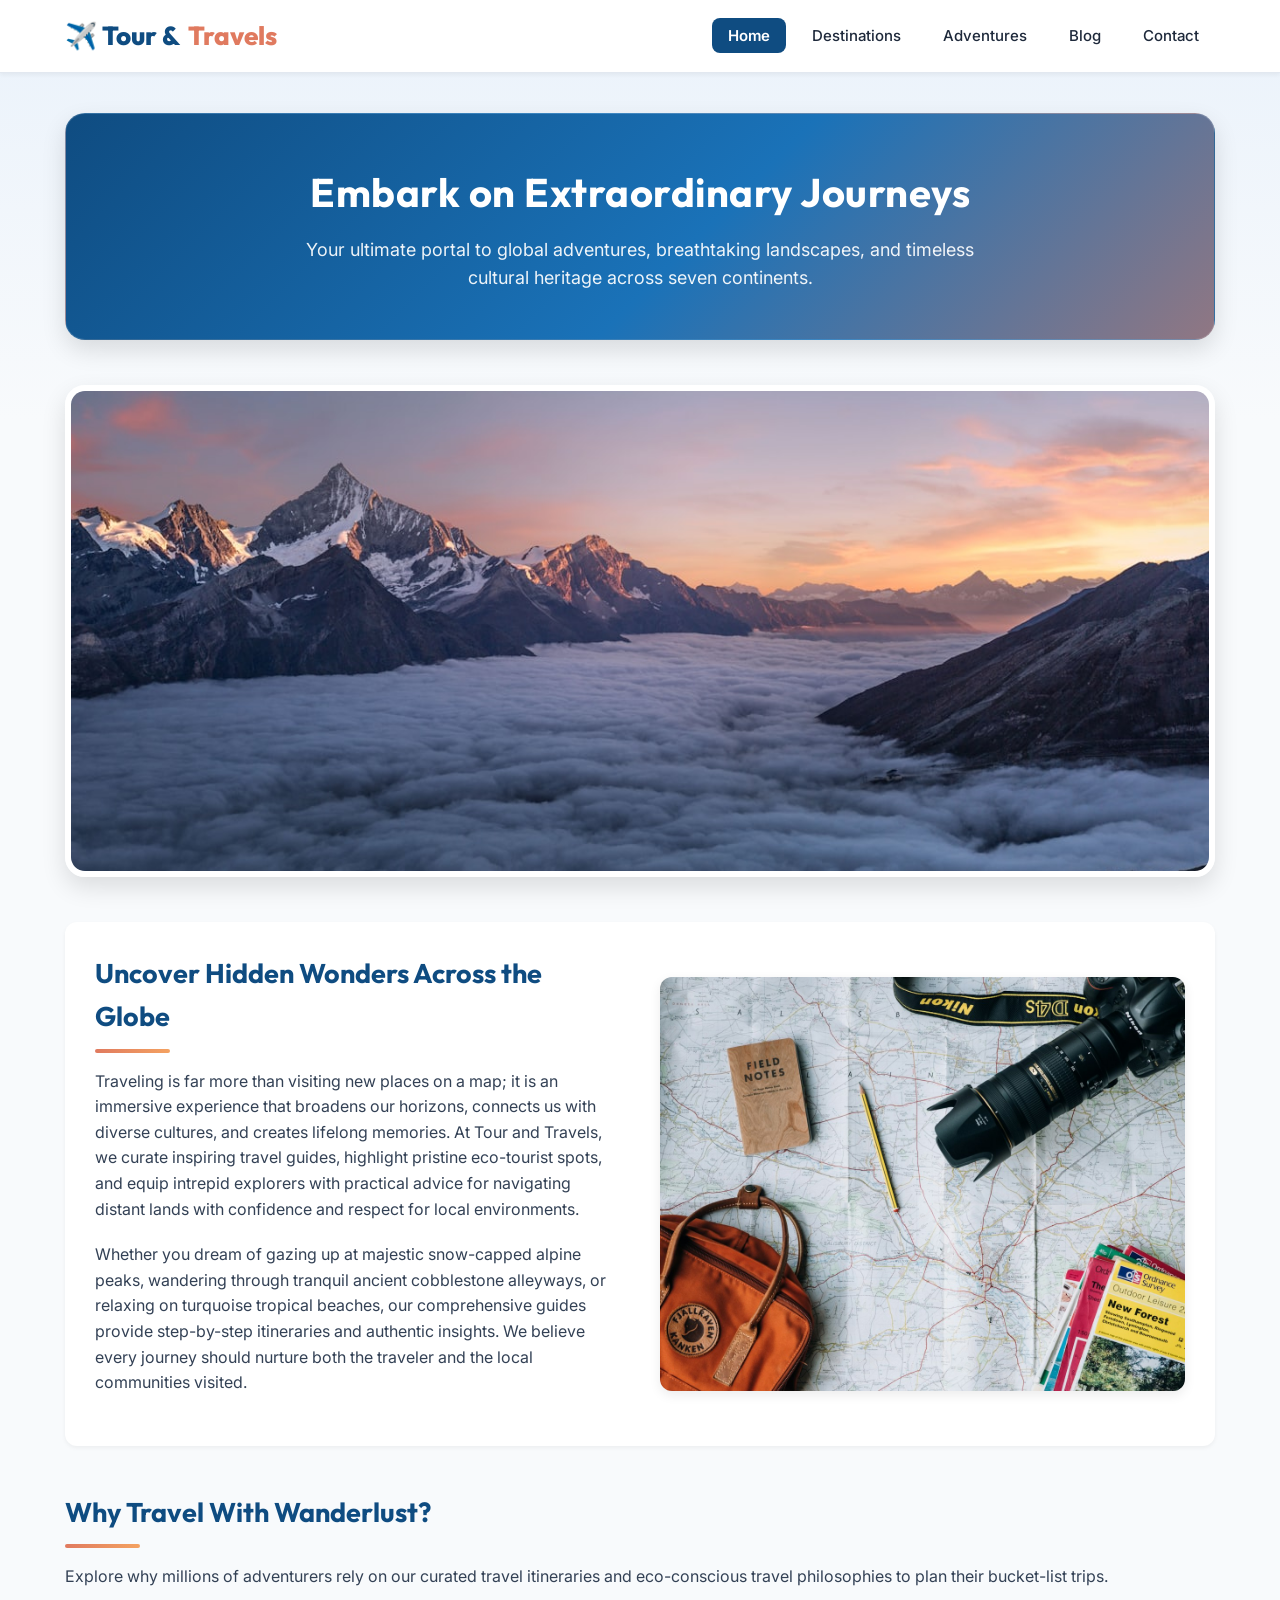
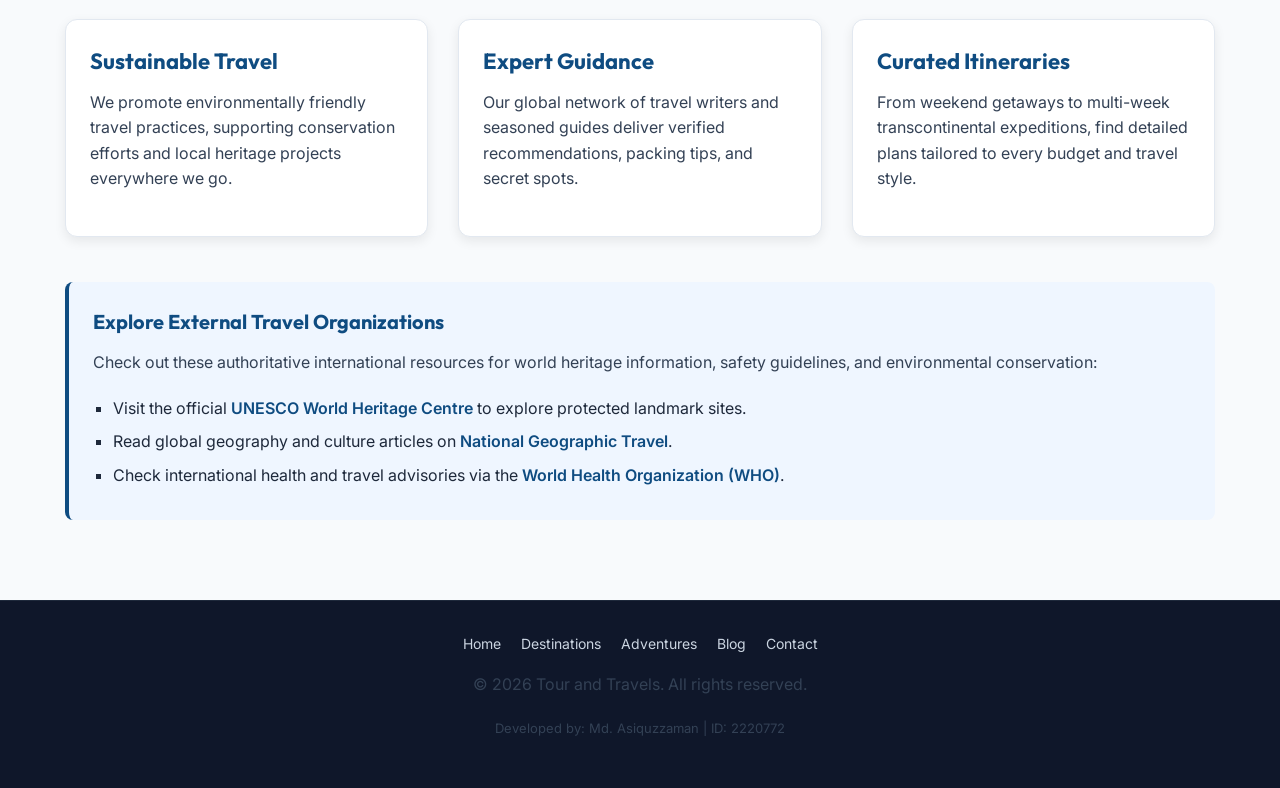
<file: index.html>
<!DOCTYPE html>
<html lang="en">
<head>
  <meta charset="UTF-8">
  <meta name="viewport" content="width=device-width, initial-scale=1.0">
  <meta name="description" content="Tour and Travels - Explore the world's most captivating destinations, outdoor adventures, and travel stories.">
  <title>Tour and Travels | Discover the World</title>
  
  <!-- 5. Link external CSS stylesheet -->
  <link rel="stylesheet" href="styles.css">
</head>
<body>

  <!-- ==================================================================== -->
  <!-- 2. NAVIGATION BAR SECTION (Interlinking all 5 HTML pages) -->
  <!-- ==================================================================== -->
  <header class="header-nav">
    <nav class="nav-container">
      <a href="index.html" class="logo">
        ✈️ Tour &amp; <span>Travels</span>
      </a>
      
      <!-- Nav bar items for switching between all 5 pages -->
      <ul class="nav-links">
        <li><a href="index.html" class="active">Home</a></li>
        <li><a href="destinations.html">Destinations</a></li>
        <li><a href="adventures.html">Adventures</a></li>
        <li><a href="blog.html">Blog</a></li>
        <li><a href="contact.html">Contact</a></li>
      </ul>
    </nav>
  </header>

  <!-- ==================================================================== -->
  <!-- MAIN CONTENT CONTAINER -->
  <!-- ==================================================================== -->
  <main class="main-wrapper">

    <!-- Page Title & Header Banner -->
    <section class="page-header">
      <h1>Embark on Extraordinary Journeys</h1>
      <p>Your ultimate portal to global adventures, breathtaking landscapes, and timeless cultural heritage across seven continents.</p>
    </section>

    <!-- 3. Image 1 of 2 on Page 1 -->
    <section class="hero-image-container">
      <img src="images/home_hero.jpg" alt="Breathtaking aerial view of a dramatic turquoise coastline at golden hour" class="responsive-img" style="max-height: 480px;">
    </section>

    <!-- 3. Paragraph 1 & Paragraph 2 Content -->
    <section class="flex-row-content">
      <div class="flex-row-text">
        <h2>Uncover Hidden Wonders Across the Globe</h2>
        
        <!-- Paragraph 1 -->
        <p>
          Traveling is far more than visiting new places on a map; it is an immersive experience that broadens our horizons, connects us with diverse cultures, and creates lifelong memories. At Tour and Travels, we curate inspiring travel guides, highlight pristine eco-tourist spots, and equip intrepid explorers with practical advice for navigating distant lands with confidence and respect for local environments.
        </p>

        <!-- Paragraph 2 -->
        <p>
          Whether you dream of gazing up at majestic snow-capped alpine peaks, wandering through tranquil ancient cobblestone alleyways, or relaxing on turquoise tropical beaches, our comprehensive guides provide step-by-step itineraries and authentic insights. We believe every journey should nurture both the traveler and the local communities visited.
        </p>
      </div>

      <!-- 3. Image 2 of 2 on Page 1 -->
      <div class="flex-row-media">
        <img src="images/home_wanderlust.jpg" alt="Vintage travel flat-lay with journal, compass, map and coffee on a rustic table" class="responsive-img">
      </div>
    </section>

    <!-- Additional Content & Highlights (Flexbox Showcase) -->
    <!-- 8. Using display: flex for feature cards -->
    <section>
      <h2>Why Travel With Wanderlust?</h2>
      <p>
        Explore why millions of adventurers rely on our curated travel itineraries and eco-conscious travel philosophies to plan their bucket-list trips.
      </p>

      <div class="flex-container">
        <!-- Flex Card 1 -->
        <div class="flex-card">
          <h3>Sustainable Travel</h3>
          <p>We promote environmentally friendly travel practices, supporting conservation efforts and local heritage projects everywhere we go.</p>
        </div>

        <!-- Flex Card 2 -->
        <div class="flex-card">
          <h3>Expert Guidance</h3>
          <p>Our global network of travel writers and seasoned guides deliver verified recommendations, packing tips, and secret spots.</p>
        </div>

        <!-- Flex Card 3 -->
        <div class="flex-card">
          <h3>Curated Itineraries</h3>
          <p>From weekend getaways to multi-week transcontinental expeditions, find detailed plans tailored to every budget and travel style.</p>
        </div>
      </div>
    </section>

    <!-- 4. Additional Anchor Tags for Relevant External Websites -->
    <section class="external-resources">
      <h3>Explore External Travel Organizations</h3>
      <p>Check out these authoritative international resources for world heritage information, safety guidelines, and environmental conservation:</p>
      <ul>
        <li>
          Visit the official <a href="https://whc.unesco.org/en/list/" class="external-link" target="_blank" rel="noopener noreferrer">UNESCO World Heritage Centre</a> to explore protected landmark sites.
        </li>
        <li>
          Read global geography and culture articles on <a href="https://www.nationalgeographic.com/travel" class="external-link" target="_blank" rel="noopener noreferrer">National Geographic Travel</a>.
        </li>
        <li>
          Check international health and travel advisories via the <a href="https://www.who.int" class="external-link" target="_blank" rel="noopener noreferrer">World Health Organization (WHO)</a>.
        </li>
      </ul>
    </section>

  </main>

  <!-- ==================================================================== -->
  <!-- 6. FOOTER SECTION WITH COMMENT TAGS -->
  <!-- ==================================================================== -->
  <footer class="main-footer">
    <div class="footer-content">
      <ul class="footer-links">
        <li><a href="index.html">Home</a></li>
        <li><a href="destinations.html">Destinations</a></li>
        <li><a href="adventures.html">Adventures</a></li>
        <li><a href="blog.html">Blog</a></li>
        <li><a href="contact.html">Contact</a></li>
      </ul>
      <p>&copy; 2026 Tour and Travels. All rights reserved.</p>
      <p style="margin-top: 8px; font-size: 13px;">Developed by: Md. Asiquzzaman | ID: 2220772</p>
    </div>
  </footer>

</body>
</html>
</file>
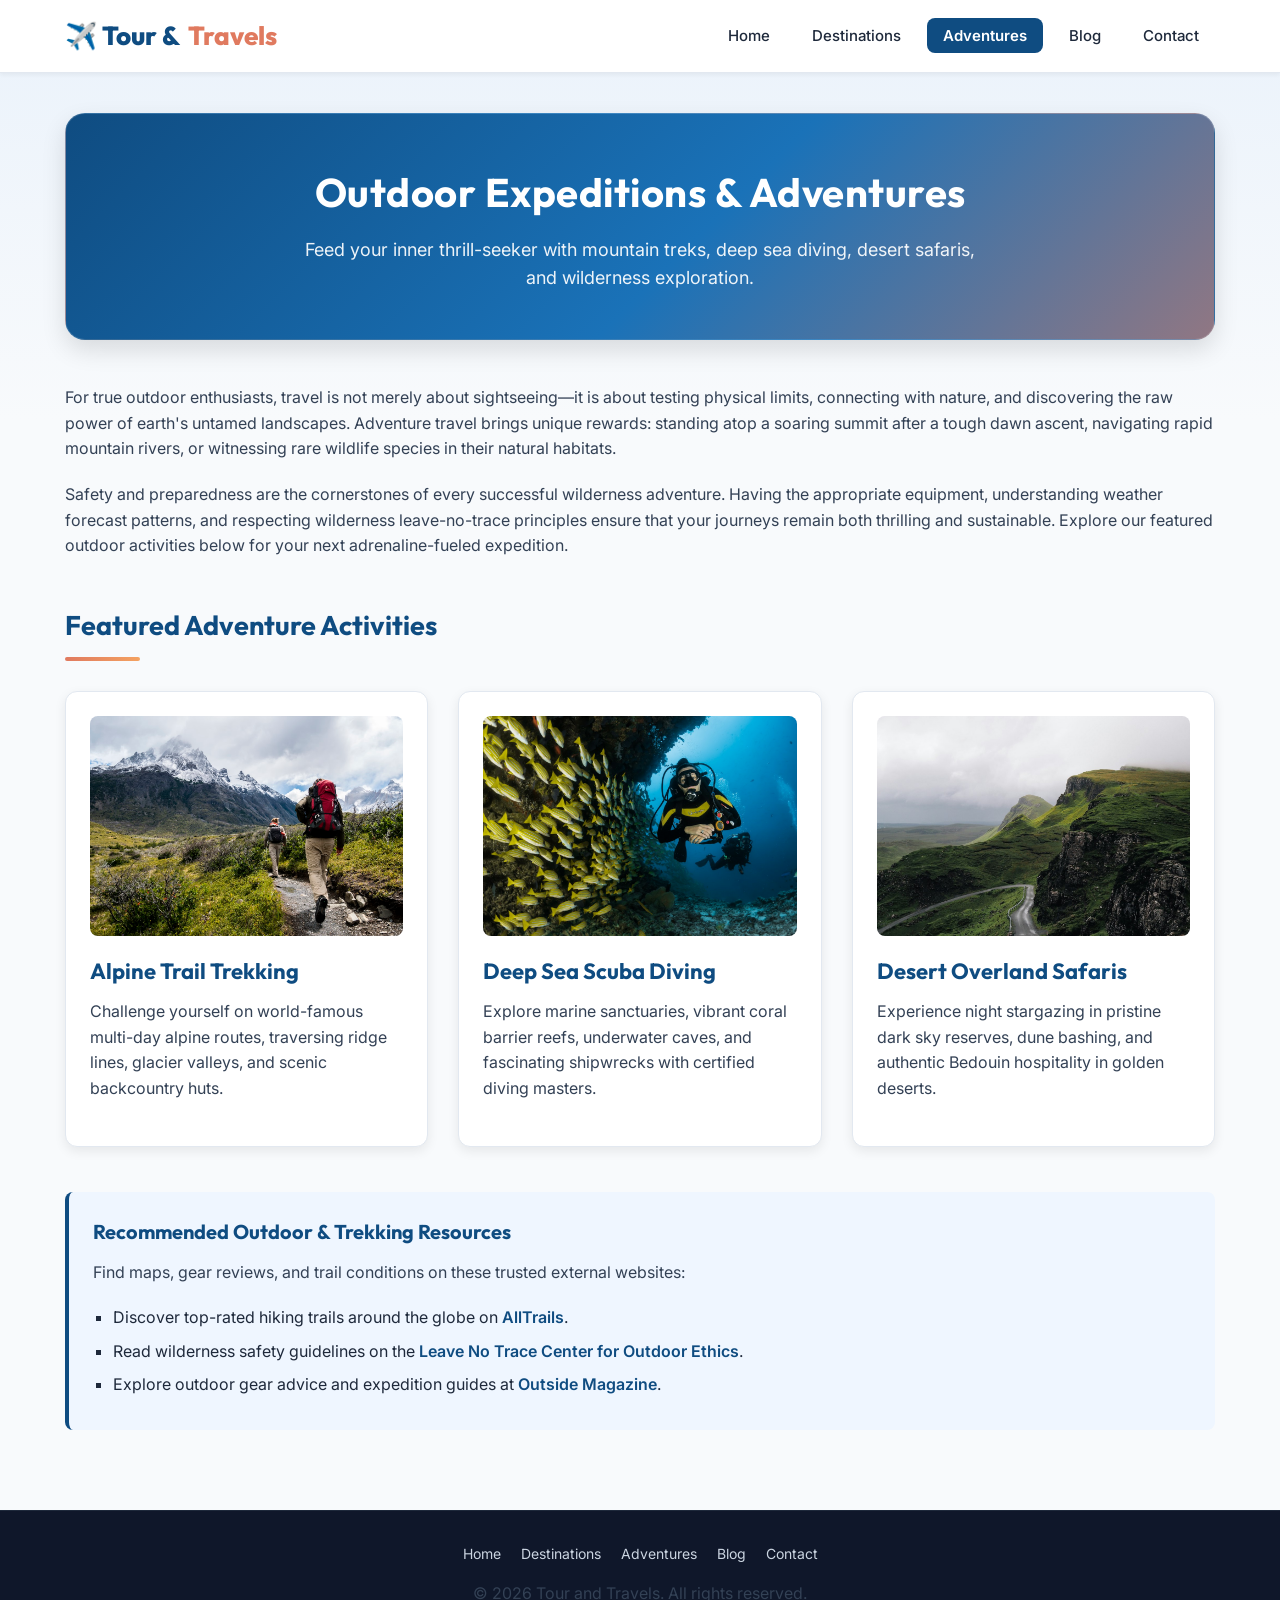
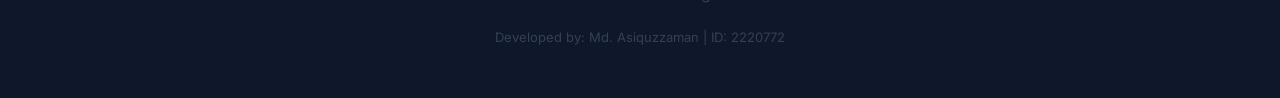
<file: adventures.html>
<!DOCTYPE html>
<html lang="en">
<head>
  <meta charset="UTF-8">
  <meta name="viewport" content="width=device-width, initial-scale=1.0">
  <meta name="description" content="Outdoor expeditions, mountain hiking, scuba diving, and wild adventures with Tour and Travels.">
  <title>Tour and Travels | Thrilling Adventures</title>
  
  <!-- 5. Link external CSS stylesheet -->
  <link rel="stylesheet" href="styles.css">
</head>
<body>

  <!-- ==================================================================== -->
  <!-- 2. NAVIGATION BAR SECTION (Interlinking all 5 HTML pages) -->
  <!-- ==================================================================== -->
  <header class="header-nav">
    <nav class="nav-container">
      <a href="index.html" class="logo">
        ✈️ Tour &amp; <span>Travels</span>
      </a>
      
      <!-- Nav bar items for switching between all 5 pages -->
      <ul class="nav-links">
        <li><a href="index.html">Home</a></li>
        <li><a href="destinations.html">Destinations</a></li>
        <li><a href="adventures.html" class="active">Adventures</a></li>
        <li><a href="blog.html">Blog</a></li>
        <li><a href="contact.html">Contact</a></li>
      </ul>
    </nav>
  </header>

  <!-- ==================================================================== -->
  <!-- MAIN CONTENT CONTAINER -->
  <!-- ==================================================================== -->
  <main class="main-wrapper">

    <!-- Page Title & Header Banner -->
    <section class="page-header">
      <h1>Outdoor Expeditions &amp; Adventures</h1>
      <p>Feed your inner thrill-seeker with mountain treks, deep sea diving, desert safaris, and wilderness exploration.</p>
    </section>

    <!-- 3. Paragraph 1 of Content -->
    <section>
      <p>
        For true outdoor enthusiasts, travel is not merely about sightseeing—it is about testing physical limits, connecting with nature, and discovering the raw power of earth's untamed landscapes. Adventure travel brings unique rewards: standing atop a soaring summit after a tough dawn ascent, navigating rapid mountain rivers, or witnessing rare wildlife species in their natural habitats.
      </p>

      <!-- 3. Paragraph 2 of Content -->
      <p>
        Safety and preparedness are the cornerstones of every successful wilderness adventure. Having the appropriate equipment, understanding weather forecast patterns, and respecting wilderness leave-no-trace principles ensure that your journeys remain both thrilling and sustainable. Explore our featured outdoor activities below for your next adrenaline-fueled expedition.
      </p>
    </section>

    <!-- ==================================================================== -->
    <!-- 8. CSS DISPLAY FLEX FEATURE SHOWCASE -->
    <!-- This page prominently utilizes display: flex property -->
    <!-- Includes 3 images (satisfying requirement of at least 2 images) -->
    <!-- ==================================================================== -->
    <!-- CSS DISPLAY FLEX PROPERTY USE -->
    <section>
      <h2>Featured Adventure Activities</h2>
      
      <div class="flex-container">

        <!-- Flex item 1 -->
        <article class="flex-card">
          <!-- 3. Image 1 on Adventures Page -->
          <img src="images/adv_hiking.jpg" alt="Hikers trekking through a misty mountain trail at sunrise">
          <h3>Alpine Trail Trekking</h3>
          <p>Challenge yourself on world-famous multi-day alpine routes, traversing ridge lines, glacier valleys, and scenic backcountry huts.</p>
        </article>

        <!-- Flex item 2 -->
        <article class="flex-card">
          <!-- 3. Image 2 on Adventures Page -->
          <img src="images/adv_diving.jpg" alt="Scuba diver exploring a vibrant underwater coral reef">
          <h3>Deep Sea Scuba Diving</h3>
          <p>Explore marine sanctuaries, vibrant coral barrier reefs, underwater caves, and fascinating shipwrecks with certified diving masters.</p>
        </article>

        <!-- Flex item 3 -->
        <article class="flex-card">
          <!-- 3. Image 3 on Adventures Page -->
          <img src="images/adv_desert.jpg" alt="Desert camp under a blanket of stars in the Sahara">
          <h3>Desert Overland Safaris</h3>
          <p>Experience night stargazing in pristine dark sky reserves, dune bashing, and authentic Bedouin hospitality in golden deserts.</p>
        </article>

      </div>
    </section>

    <!-- 4. Additional External Links Section -->
    <section class="external-resources">
      <h3>Recommended Outdoor &amp; Trekking Resources</h3>
      <p>Find maps, gear reviews, and trail conditions on these trusted external websites:</p>
      <ul>
        <li>
          Discover top-rated hiking trails around the globe on <a href="https://www.alltrails.com" class="external-link" target="_blank" rel="noopener noreferrer">AllTrails</a>.
        </li>
        <li>
          Read wilderness safety guidelines on the <a href="https://lnt.org" class="external-link" target="_blank" rel="noopener noreferrer">Leave No Trace Center for Outdoor Ethics</a>.
        </li>
        <li>
          Explore outdoor gear advice and expedition guides at <a href="https://www.outsideonline.com" class="external-link" target="_blank" rel="noopener noreferrer">Outside Magazine</a>.
        </li>
      </ul>
    </section>

  </main>

  <!-- ==================================================================== -->
  <!-- 6. FOOTER SECTION -->
  <!-- ==================================================================== -->
  <footer class="main-footer">
    <div class="footer-content">
      <ul class="footer-links">
        <li><a href="index.html">Home</a></li>
        <li><a href="destinations.html">Destinations</a></li>
        <li><a href="adventures.html">Adventures</a></li>
        <li><a href="blog.html">Blog</a></li>
        <li><a href="contact.html">Contact</a></li>
      </ul>
      <p>&copy; 2026 Tour and Travels. All rights reserved.</p>
      <p style="margin-top: 8px; font-size: 13px;">Developed by: Md. Asiquzzaman | ID: 2220772</p>
    </div>
  </footer>

</body>
</html>
</file>
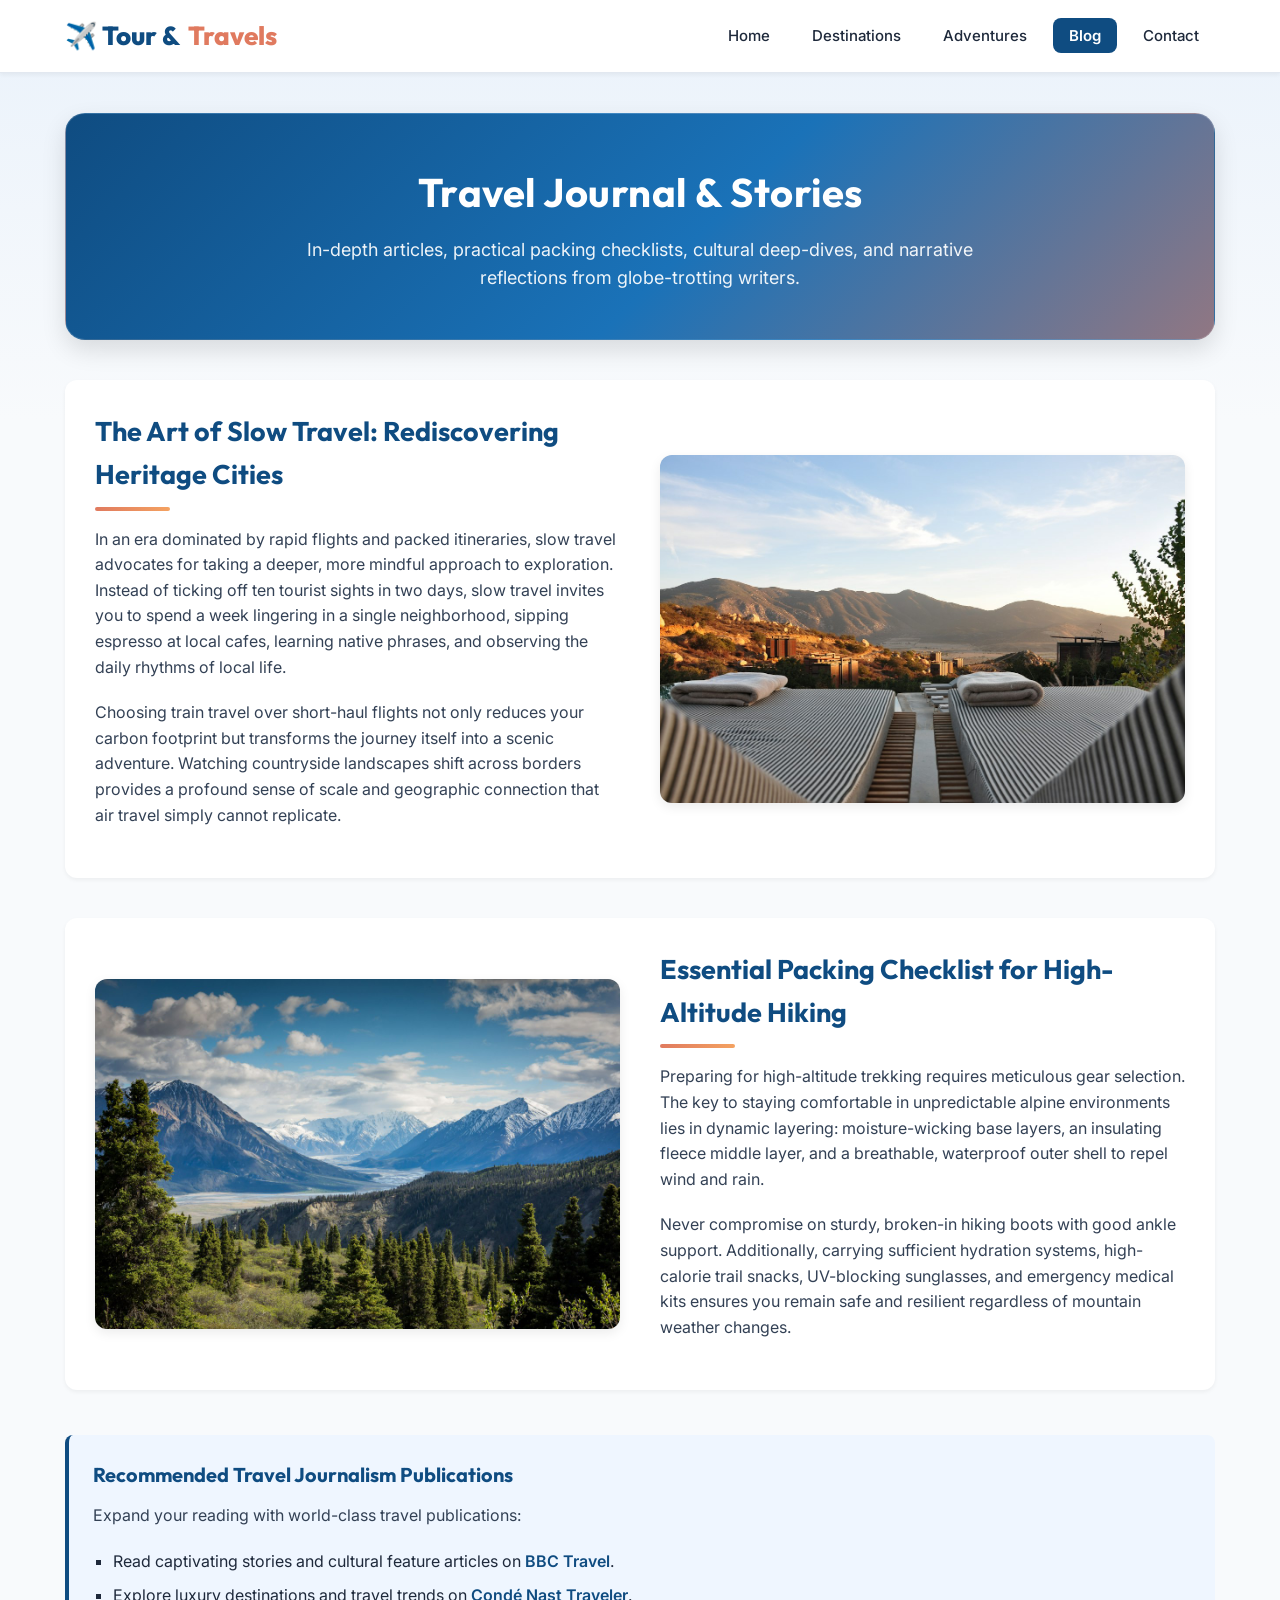
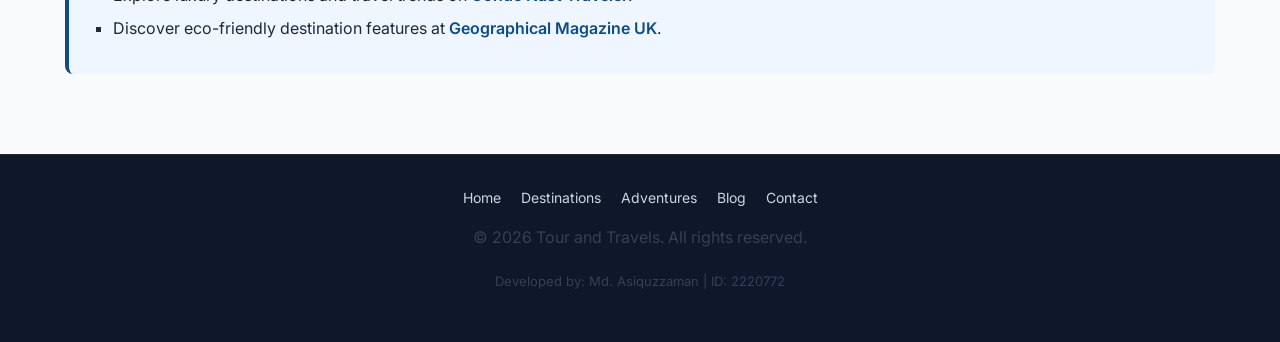
<file: blog.html>
<!DOCTYPE html>
<html lang="en">
<head>
  <meta charset="UTF-8">
  <meta name="viewport" content="width=device-width, initial-scale=1.0">
  <meta name="description" content="Read travel stories, packing guides, and culture articles on the Tour and Travels Blog.">
  <title>Tour and Travels | Travel Journal &amp; Stories</title>
  
  <!-- 5. Link external CSS stylesheet -->
  <link rel="stylesheet" href="styles.css">
</head>
<body>

  <!-- ==================================================================== -->
  <!-- 2. NAVIGATION BAR SECTION (Interlinking all 5 HTML pages) -->
  <!-- ==================================================================== -->
  <header class="header-nav">
    <nav class="nav-container">
      <a href="index.html" class="logo">
        ✈️ Tour &amp; <span>Travels</span>
      </a>
      
      <!-- Nav bar items for switching between all 5 pages -->
      <ul class="nav-links">
        <li><a href="index.html">Home</a></li>
        <li><a href="destinations.html">Destinations</a></li>
        <li><a href="adventures.html">Adventures</a></li>
        <li><a href="blog.html" class="active">Blog</a></li>
        <li><a href="contact.html">Contact</a></li>
      </ul>
    </nav>
  </header>

  <!-- ==================================================================== -->
  <!-- MAIN CONTENT CONTAINER -->
  <!-- ==================================================================== -->
  <main class="main-wrapper">

    <!-- Page Title & Header Banner -->
    <section class="page-header">
      <h1>Travel Journal &amp; Stories</h1>
      <p>In-depth articles, practical packing checklists, cultural deep-dives, and narrative reflections from globe-trotting writers.</p>
    </section>

    <!-- Blog Story Article 1 -->
    <article class="flex-row-content">
      <div class="flex-row-text">
        <h2>The Art of Slow Travel: Rediscovering Heritage Cities</h2>
        
        <!-- 3. Paragraph 1 on Blog Page -->
        <p>
          In an era dominated by rapid flights and packed itineraries, slow travel advocates for taking a deeper, more mindful approach to exploration. Instead of ticking off ten tourist sights in two days, slow travel invites you to spend a week lingering in a single neighborhood, sipping espresso at local cafes, learning native phrases, and observing the daily rhythms of local life.
        </p>

        <!-- 3. Paragraph 2 on Blog Page -->
        <p>
          Choosing train travel over short-haul flights not only reduces your carbon footprint but transforms the journey itself into a scenic adventure. Watching countryside landscapes shift across borders provides a profound sense of scale and geographic connection that air travel simply cannot replicate.
        </p>
      </div>

      <!-- 3. Image 1 on Blog Page -->
      <div class="flex-row-media">
        <img src="images/blog_cafe.jpg" alt="Cozy hotel room with warm natural light overlooking a scenic landscape" class="responsive-img">
      </div>
    </article>

    <!-- Blog Story Article 2 -->
    <article class="flex-row-content reverse">
      <div class="flex-row-text">
        <h2>Essential Packing Checklist for High-Altitude Hiking</h2>
        
        <!-- 3. Paragraph 3 on Blog Page -->
        <p>
          Preparing for high-altitude trekking requires meticulous gear selection. The key to staying comfortable in unpredictable alpine environments lies in dynamic layering: moisture-wicking base layers, an insulating fleece middle layer, and a breathable, waterproof outer shell to repel wind and rain.
        </p>

        <!-- 3. Paragraph 4 on Blog Page -->
        <p>
          Never compromise on sturdy, broken-in hiking boots with good ankle support. Additionally, carrying sufficient hydration systems, high-calorie trail snacks, UV-blocking sunglasses, and emergency medical kits ensures you remain safe and resilient regardless of mountain weather changes.
        </p>
      </div>

      <!-- 3. Image 2 on Blog Page -->
      <div class="flex-row-media">
        <img src="images/blog_trail.jpg" alt="Dramatic alpine mountain peaks illuminated by golden sunrise light" class="responsive-img">
      </div>
    </article>

    <!-- 4. Additional External Links Section -->
    <section class="external-resources">
      <h3>Recommended Travel Journalism Publications</h3>
      <p>Expand your reading with world-class travel publications:</p>
      <ul>
        <li>
          Read captivating stories and cultural feature articles on <a href="https://www.bbc.com/travel" class="external-link" target="_blank" rel="noopener noreferrer">BBC Travel</a>.
        </li>
        <li>
          Explore luxury destinations and travel trends on <a href="https://www.cntraveler.com" class="external-link" target="_blank" rel="noopener noreferrer">Condé Nast Traveler</a>.
        </li>
        <li>
          Discover eco-friendly destination features at <a href="https://www.geographical.co.uk" class="external-link" target="_blank" rel="noopener noreferrer">Geographical Magazine UK</a>.
        </li>
      </ul>
    </section>

  </main>

  <!-- ==================================================================== -->
  <!-- 6. FOOTER SECTION -->
  <!-- ==================================================================== -->
  <footer class="main-footer">
    <div class="footer-content">
      <ul class="footer-links">
        <li><a href="index.html">Home</a></li>
        <li><a href="destinations.html">Destinations</a></li>
        <li><a href="adventures.html">Adventures</a></li>
        <li><a href="blog.html">Blog</a></li>
        <li><a href="contact.html">Contact</a></li>
      </ul>
      <p>&copy; 2026 Tour and Travels. All rights reserved.</p>
      <p style="margin-top: 8px; font-size: 13px;">Developed by: Md. Asiquzzaman | ID: 2220772</p>
    </div>
  </footer>

</body>
</html>
</file>
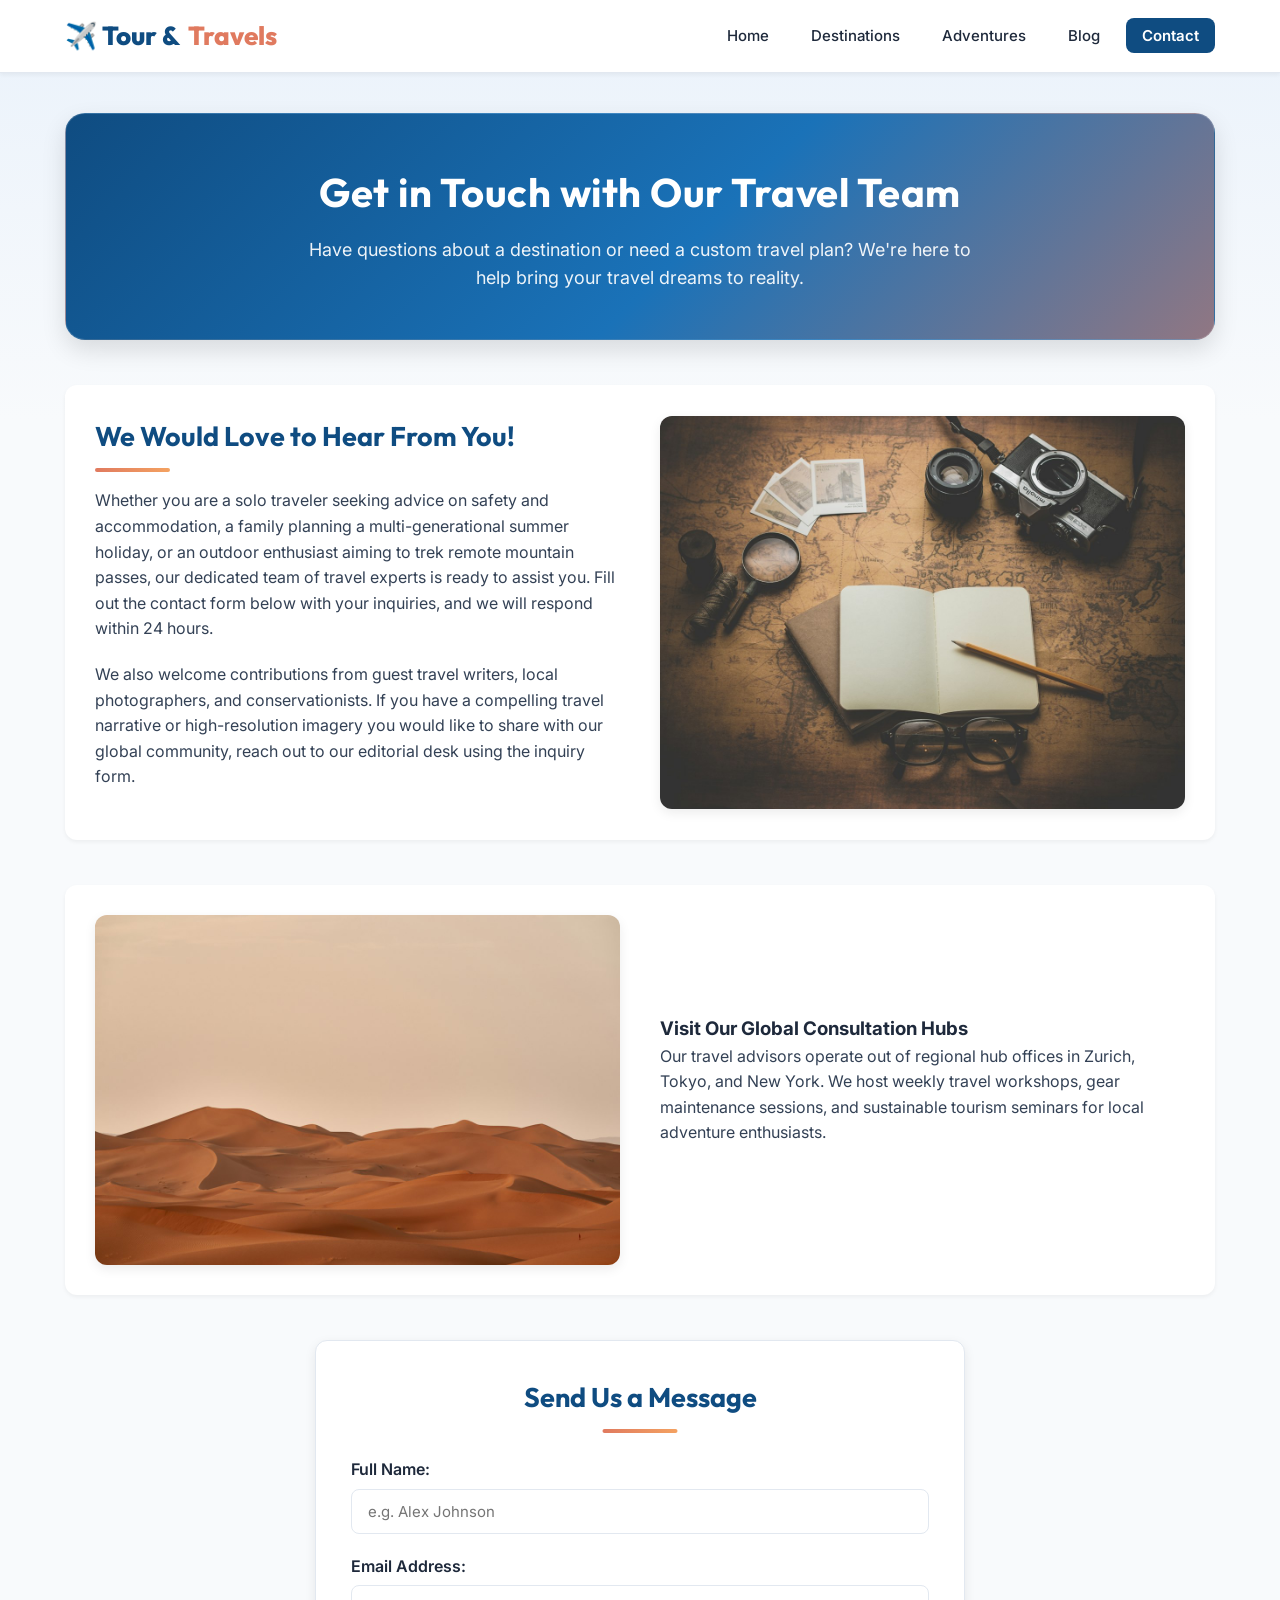
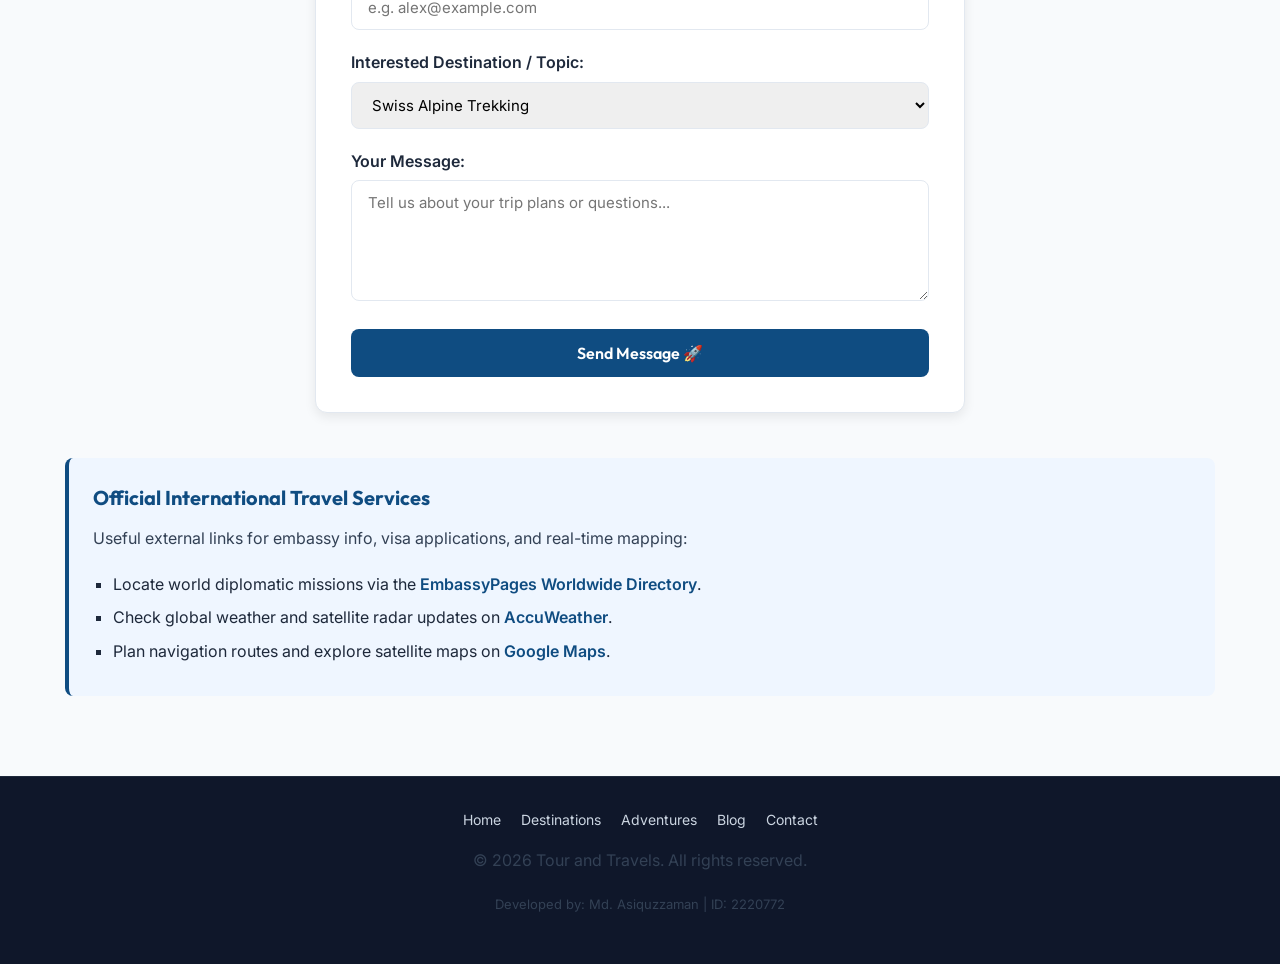
<file: contact.html>
<!DOCTYPE html>
<html lang="en">
<head>
  <meta charset="UTF-8">
  <meta name="viewport" content="width=device-width, initial-scale=1.0">
  <meta name="description" content="Contact the Tour and Travels team to plan your dream vacation or inquire about customized expedition guides.">
  <title>Tour and Travels | Contact &amp; Plan Your Trip</title>
  
  <!-- 5. Link external CSS stylesheet -->
  <link rel="stylesheet" href="styles.css">
</head>
<body>

  <!-- ==================================================================== -->
  <!-- 2. NAVIGATION BAR SECTION (Interlinking all 5 HTML pages) -->
  <!-- ==================================================================== -->
  <header class="header-nav">
    <nav class="nav-container">
      <a href="index.html" class="logo">
        ✈️ Tour &amp; <span>Travels</span>
      </a>
      
      <!-- Nav bar items for switching between all 5 pages -->
      <ul class="nav-links">
        <li><a href="index.html">Home</a></li>
        <li><a href="destinations.html">Destinations</a></li>
        <li><a href="adventures.html">Adventures</a></li>
        <li><a href="blog.html">Blog</a></li>
        <li><a href="contact.html" class="active">Contact</a></li>
      </ul>
    </nav>
  </header>

  <!-- ==================================================================== -->
  <!-- MAIN CONTENT CONTAINER -->
  <!-- ==================================================================== -->
  <main class="main-wrapper">

    <!-- Page Title & Header Banner -->
    <section class="page-header">
      <h1>Get in Touch with Our Travel Team</h1>
      <p>Have questions about a destination or need a custom travel plan? We're here to help bring your travel dreams to reality.</p>
    </section>

    <!-- Content & Images Section -->
    <section class="flex-row-content">
      <div class="flex-row-text">
        <h2>We Would Love to Hear From You!</h2>
        
        <!-- 3. Paragraph 1 on Contact Page -->
        <p>
          Whether you are a solo traveler seeking advice on safety and accommodation, a family planning a multi-generational summer holiday, or an outdoor enthusiast aiming to trek remote mountain passes, our dedicated team of travel experts is ready to assist you. Fill out the contact form below with your inquiries, and we will respond within 24 hours.
        </p>

        <!-- 3. Paragraph 2 on Contact Page -->
        <p>
          We also welcome contributions from guest travel writers, local photographers, and conservationists. If you have a compelling travel narrative or high-resolution imagery you would like to share with our global community, reach out to our editorial desk using the inquiry form.
        </p>
      </div>

      <!-- 3. Image 1 on Contact Page -->
      <div class="flex-row-media">
        <img src="images/contact_travel.jpg" alt="Travel planning flat-lay with vintage camera, map, and passport on a rustic desk" class="responsive-img">
      </div>
    </section>

    <!-- Additional Visual Block with Image 2 -->
    <section style="margin-bottom: 40px;">
      <div class="flex-row-content reverse">
        <div class="flex-row-text">
          <h3>Visit Our Global Consultation Hubs</h3>
          <p>
            Our travel advisors operate out of regional hub offices in Zurich, Tokyo, and New York. We host weekly travel workshops, gear maintenance sessions, and sustainable tourism seminars for local adventure enthusiasts.
          </p>
        </div>

        <!-- 3. Image 2 on Contact Page -->
        <div class="flex-row-media">
          <img src="images/contact_camp.jpg" alt="Scenic lakeside camp at golden hour with warm twilight reflections" class="responsive-img">
        </div>
      </div>
    </section>

    <!-- ==================================================================== -->
    <!-- CONTACT FORM SECTION -->
    <!-- ==================================================================== -->
    <section>
      <div class="contact-form">
        <h2 style="font-family: var(--font-heading); color: var(--primary-color); text-align: center; margin-bottom: 24px;">Send Us a Message</h2>
        
        <form action="#" method="post" onsubmit="event.preventDefault(); alert('Thank you for reaching out! Our team will contact you shortly.');">
          
          <!-- Full Name Field -->
          <div class="form-group">
            <label for="fullname">Full Name:</label>
            <input type="text" id="fullname" name="fullname" placeholder="e.g. Alex Johnson" required>
          </div>

          <!-- Email Address Field -->
          <div class="form-group">
            <label for="email">Email Address:</label>
            <input type="email" id="email" name="email" placeholder="e.g. alex@example.com" required>
          </div>

          <!-- Destination Interest Field -->
          <div class="form-group">
            <label for="interest">Interested Destination / Topic:</label>
            <select id="interest" name="interest">
              <option value="swiss">Swiss Alpine Trekking</option>
              <option value="borabora">Bora Bora Island Resort</option>
              <option value="europe">European Historical Cities</option>
              <option value="sahara">Sahara Desert Safari</option>
              <option value="other">Other / General Inquiry</option>
            </select>
          </div>

          <!-- Message Field -->
          <div class="form-group">
            <label for="message">Your Message:</label>
            <textarea id="message" name="message" rows="5" placeholder="Tell us about your trip plans or questions..." required></textarea>
          </div>

          <!-- Submit Button -->
          <button type="submit" class="btn-submit">Send Message 🚀</button>

        </form>
      </div>
    </section>

    <!-- 4. Additional External Links Section -->
    <section class="external-resources">
      <h3>Official International Travel Services</h3>
      <p>Useful external links for embassy info, visa applications, and real-time mapping:</p>
      <ul>
        <li>
          Locate world diplomatic missions via the <a href="https://www.embassypages.com" class="external-link" target="_blank" rel="noopener noreferrer">EmbassyPages Worldwide Directory</a>.
        </li>
        <li>
          Check global weather and satellite radar updates on <a href="https://www.accuweather.com" class="external-link" target="_blank" rel="noopener noreferrer">AccuWeather</a>.
        </li>
        <li>
          Plan navigation routes and explore satellite maps on <a href="https://maps.google.com" class="external-link" target="_blank" rel="noopener noreferrer">Google Maps</a>.
        </li>
      </ul>
    </section>

  </main>

  <!-- ==================================================================== -->
  <!-- 6. FOOTER SECTION -->
  <!-- ==================================================================== -->
  <footer class="main-footer">
    <div class="footer-content">
      <ul class="footer-links">
        <li><a href="index.html">Home</a></li>
        <li><a href="destinations.html">Destinations</a></li>
        <li><a href="adventures.html">Adventures</a></li>
        <li><a href="blog.html">Blog</a></li>
        <li><a href="contact.html">Contact</a></li>
      </ul>
      <p>&copy; 2026 Tour and Travels. All rights reserved.</p>
      <p style="margin-top: 8px; font-size: 13px;">Developed by: Md. Asiquzzaman | ID: 2220772</p>
    </div>
  </footer>

</body>
</html>
</file>
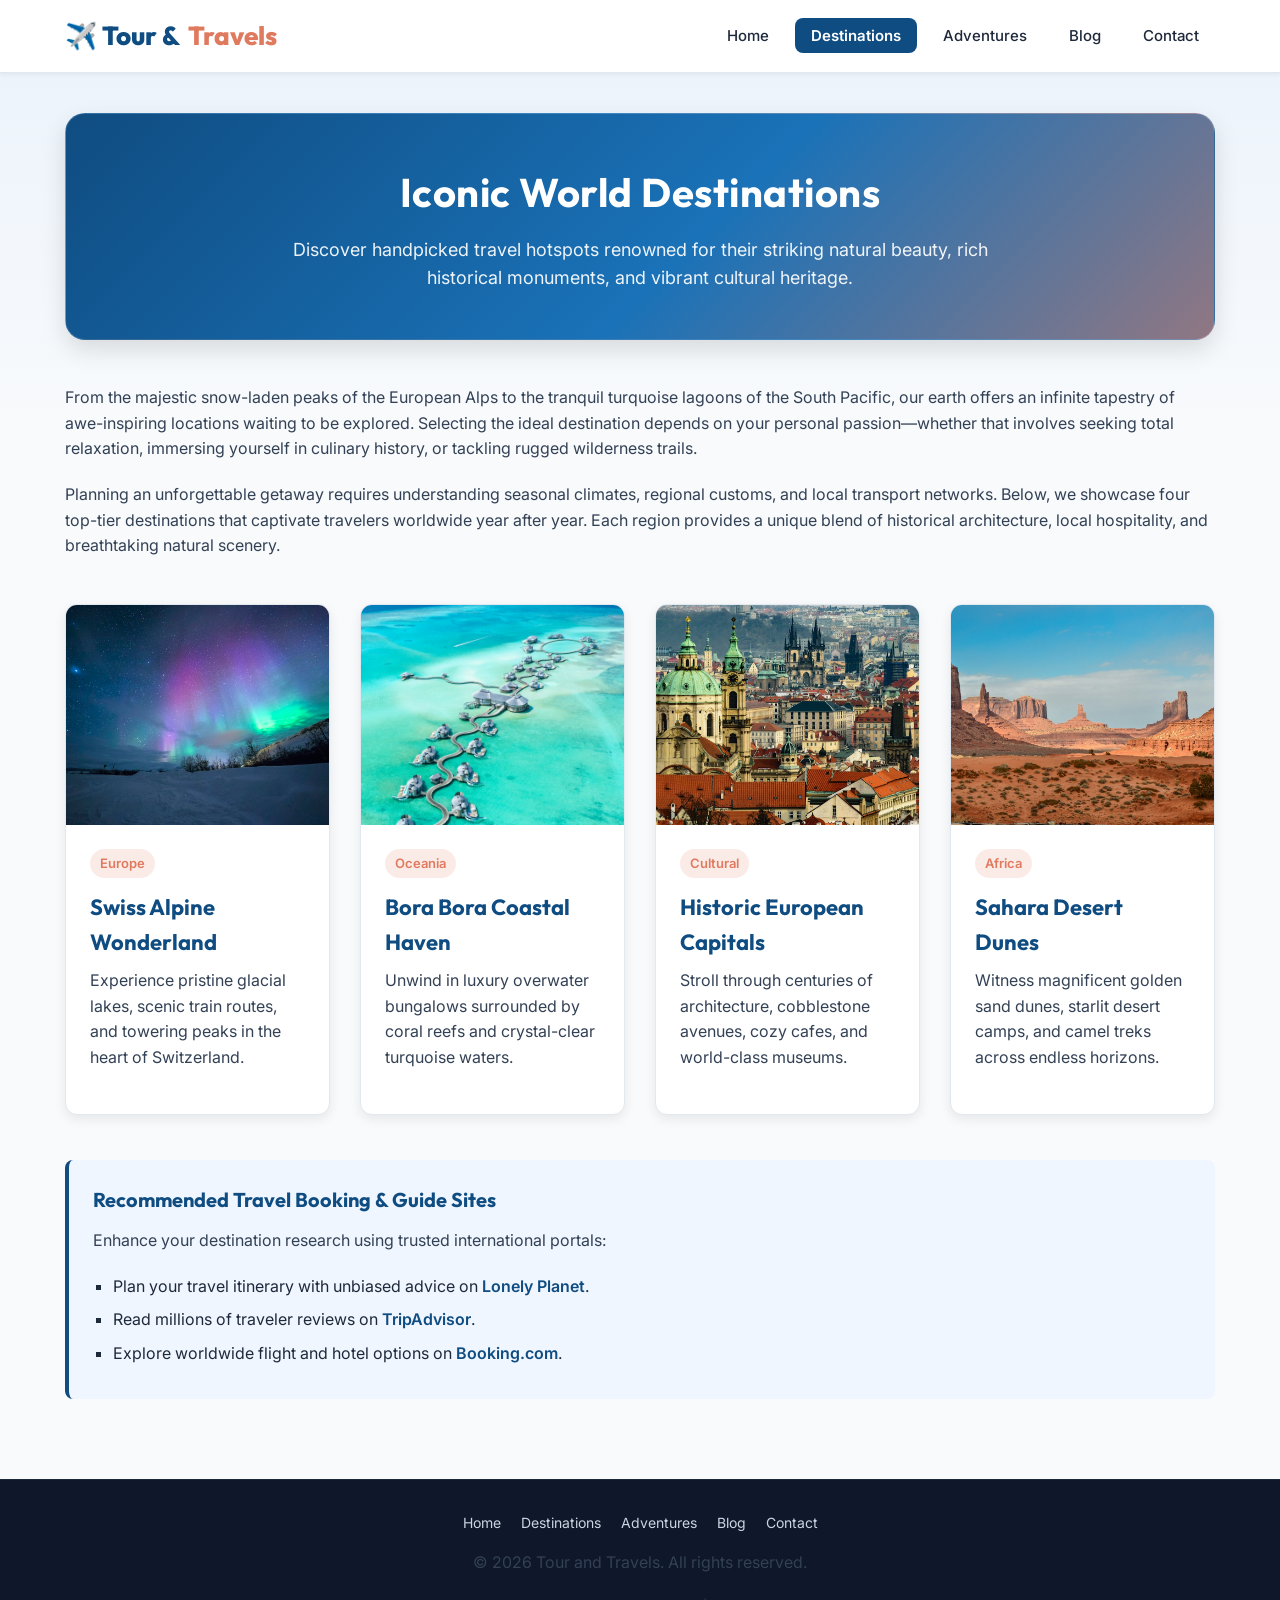
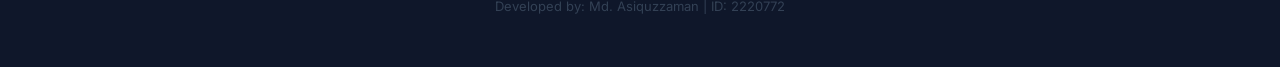
<file: destinations.html>
<!DOCTYPE html>
<html lang="en">
<head>
  <meta charset="UTF-8">
  <meta name="viewport" content="width=device-width, initial-scale=1.0">
  <meta name="description" content="Top world destinations featured in Tour and Travels. Explore stunning places around the world.">
  <title>Tour and Travels | Iconic Destinations</title>
  
  <!-- 5. Link external CSS stylesheet -->
  <link rel="stylesheet" href="styles.css">
</head>
<body>

  <!-- ==================================================================== -->
  <!-- 2. NAVIGATION BAR SECTION (Interlinking all 5 HTML pages) -->
  <!-- ==================================================================== -->
  <header class="header-nav">
    <nav class="nav-container">
      <a href="index.html" class="logo">
        ✈️ Tour &amp; <span>Travels</span>
      </a>
      
      <!-- Nav bar items for switching between all 5 pages -->
      <ul class="nav-links">
        <li><a href="index.html">Home</a></li>
        <li><a href="destinations.html" class="active">Destinations</a></li>
        <li><a href="adventures.html">Adventures</a></li>
        <li><a href="blog.html">Blog</a></li>
        <li><a href="contact.html">Contact</a></li>
      </ul>
    </nav>
  </header>

  <!-- ==================================================================== -->
  <!-- MAIN CONTENT CONTAINER -->
  <!-- ==================================================================== -->
  <main class="main-wrapper">

    <!-- Page Title & Header Banner -->
    <section class="page-header">
      <h1>Iconic World Destinations</h1>
      <p>Discover handpicked travel hotspots renowned for their striking natural beauty, rich historical monuments, and vibrant cultural heritage.</p>
    </section>

    <!-- 3. Paragraph 1 of Content -->
    <section>
      <p>
        From the majestic snow-laden peaks of the European Alps to the tranquil turquoise lagoons of the South Pacific, our earth offers an infinite tapestry of awe-inspiring locations waiting to be explored. Selecting the ideal destination depends on your personal passion—whether that involves seeking total relaxation, immersing yourself in culinary history, or tackling rugged wilderness trails.
      </p>

      <!-- 3. Paragraph 2 of Content -->
      <p>
        Planning an unforgettable getaway requires understanding seasonal climates, regional customs, and local transport networks. Below, we showcase four top-tier destinations that captivate travelers worldwide year after year. Each region provides a unique blend of historical architecture, local hospitality, and breathtaking natural scenery.
      </p>
    </section>

    <!-- ==================================================================== -->
    <!-- 8. CSS DISPLAY GRID FEATURE SHOWCASE -->
    <!-- This section uses display: grid defined in styles.css (.grid-container) -->
    <!-- Contains 4 images (satisfying requirement of at least 2 images) -->
    <!-- ==================================================================== -->
    <!-- CSS DISPLAY GRID PROPERTY USE -->
    <section class="grid-container">

      <!-- Grid Card 1 -->
      <article class="grid-card">
        <!-- 3. Image 1 on Destinations Page -->
        <img src="images/dest_alps.jpg" alt="Majestic aurora borealis over snow-capped alpine peaks" class="grid-card-img">
        <div class="grid-card-body">
          <span class="badge">Europe</span>
          <h3>Swiss Alpine Wonderland</h3>
          <p>Experience pristine glacial lakes, scenic train routes, and towering peaks in the heart of Switzerland.</p>
        </div>
      </article>

      <!-- Grid Card 2 -->
      <article class="grid-card">
        <!-- 3. Image 2 on Destinations Page -->
        <img src="images/dest_borabora.jpg" alt="Crystal clear turquoise lagoon with overwater bungalows in Bora Bora" class="grid-card-img">
        <div class="grid-card-body">
          <span class="badge">Oceania</span>
          <h3>Bora Bora Coastal Haven</h3>
          <p>Unwind in luxury overwater bungalows surrounded by coral reefs and crystal-clear turquoise waters.</p>
        </div>
      </article>

      <!-- Grid Card 3 -->
      <article class="grid-card">
        <!-- 3. Image 3 on Destinations Page -->
        <img src="images/dest_europe.jpg" alt="Stunning panoramic view of historic European architecture at dusk" class="grid-card-img">
        <div class="grid-card-body">
          <span class="badge">Cultural</span>
          <h3>Historic European Capitals</h3>
          <p>Stroll through centuries of architecture, cobblestone avenues, cozy cafes, and world-class museums.</p>
        </div>
      </article>

      <!-- Grid Card 4 -->
      <article class="grid-card">
        <!-- 3. Image 4 on Destinations Page -->
        <img src="images/dest_sahara.jpg" alt="Golden Sahara desert sand dunes under warm sunset light" class="grid-card-img">
        <div class="grid-card-body">
          <span class="badge">Africa</span>
          <h3>Sahara Desert Dunes</h3>
          <p>Witness magnificent golden sand dunes, starlit desert camps, and camel treks across endless horizons.</p>
        </div>
      </article>

    </section>

    <!-- 4. Additional External Links Section -->
    <section class="external-resources">
      <h3>Recommended Travel Booking & Guide Sites</h3>
      <p>Enhance your destination research using trusted international portals:</p>
      <ul>
        <li>
          Plan your travel itinerary with unbiased advice on <a href="https://www.lonelyplanet.com" class="external-link" target="_blank" rel="noopener noreferrer">Lonely Planet</a>.
        </li>
        <li>
          Read millions of traveler reviews on <a href="https://www.tripadvisor.com" class="external-link" target="_blank" rel="noopener noreferrer">TripAdvisor</a>.
        </li>
        <li>
          Explore worldwide flight and hotel options on <a href="https://www.booking.com" class="external-link" target="_blank" rel="noopener noreferrer">Booking.com</a>.
        </li>
      </ul>
    </section>

  </main>

  <!-- ==================================================================== -->
  <!-- 6. FOOTER SECTION -->
  <!-- ==================================================================== -->
  <footer class="main-footer">
    <div class="footer-content">
      <ul class="footer-links">
        <li><a href="index.html">Home</a></li>
        <li><a href="destinations.html">Destinations</a></li>
        <li><a href="adventures.html">Adventures</a></li>
        <li><a href="blog.html">Blog</a></li>
        <li><a href="contact.html">Contact</a></li>
      </ul>
      <p>&copy; 2026 Tour and Travels. All rights reserved.</p>
      <p style="margin-top: 8px; font-size: 13px;">Developed by: Md. Asiquzzaman | ID: 2220772</p>
    </div>
  </footer>

</body>
</html>
</file>
<file: styles.css>
/* 
  ==========================================================================
  WANDERLUST TRAVEL & EXPLORATION - MAIN STYLESHEET
  Assignment 1: HTML & CSS Basics
  ==========================================================================
*/

/* 
  --------------------------------------------------------------------------
  7. GOOGLE FONTS IMPORT
  Two Google Fonts Used:
  1. 'Outfit' - Primary Heading Font (Bold, Modern Display)
  2. 'Inter' - Primary Body Text Font (Clean, Readable Sans-Serif)
  --------------------------------------------------------------------------
*/
@import url('https://fonts.googleapis.com/css2?family=Inter:wght@300;400;500;600;700&family=Outfit:wght@500;600;700;800&display=swap');

/* 
  --------------------------------------------------------------------------
  GLOBAL RESETS & CSS VARIABLES
  Using basic CSS properties: margin, padding, box-sizing, color palette
  --------------------------------------------------------------------------
*/
:root {
  --primary-color: #0f4c81;       /* Deep Ocean Blue */
  --primary-hover: #135c9c;
  --secondary-color: #e07a5f;     /* Sunset Terracotta */
  --accent-color: #f4a261;        /* Golden Sand */
  --bg-light: #f8fafc;            /* Soft Light Background */
  --card-bg: #ffffff;             /* Pure White Card Background */
  --text-dark: #1e293b;           /* Slate Dark Text */
  --text-muted: #64748b;          /* Muted Gray Text */
  --border-color: #e2e8f0;        /* Subtle Border */
  --font-heading: 'Outfit', sans-serif;
  --font-body: 'Inter', sans-serif;
  --shadow-sm: 0 2px 4px rgba(0, 0, 0, 0.05);
  --shadow-md: 0 4px 12px rgba(0, 0, 0, 0.08);
  --shadow-lg: 0 10px 25px rgba(0, 0, 0, 0.12);
  --radius-sm: 8px;
  --radius-md: 12px;
  --radius-lg: 20px;
}

* {
  margin: 0;
  padding: 0;
  box-sizing: border-box;
}

body {
  font-family: var(--font-body);
  font-size: 16px;
  line-height: 1.6;
  color: var(--text-dark);
  background-color: var(--bg-light);
  /* Soft top-to-bottom gradient backdrop for extra depth */
  background-image: linear-gradient(180deg, #eaf2fb 0px, var(--bg-light) 420px);
  min-height: 100vh;
  display: flex;
  flex-direction: column;
}

/* Highlight color when the user selects text */
::selection {
  background-color: var(--secondary-color);
  color: #ffffff;
}

/* 
  --------------------------------------------------------------------------
  2. NAVIGATION BAR STYLING
  Flexbox layout for sticky navigation bar interlinking all 5 pages
  --------------------------------------------------------------------------
*/
.header-nav {
  background-color: #ffffff;
  box-shadow: var(--shadow-sm);
  position: sticky;
  top: 0;
  z-index: 1000;
  border-bottom: 1px solid var(--border-color);
}

.nav-container {
  max-width: 1200px;
  margin: 0 auto;
  padding: 15px 25px;
  display: flex;
  justify-content: space-between;
  align-items: center;
}

.logo {
  font-family: var(--font-heading);
  font-size: 26px;
  font-weight: 800;
  color: var(--primary-color);
  text-decoration: none;
  display: flex;
  align-items: center;
  gap: 8px;
}

.logo span {
  color: var(--secondary-color);
}

.nav-links {
  list-style: none;
  display: flex;
  gap: 10px;
}

.nav-links li a {
  text-decoration: none;
  color: var(--text-dark);
  font-weight: 500;
  font-size: 15px;
  padding: 8px 16px;
  border-radius: var(--radius-sm);
  transition: all 0.3s ease;
}

.nav-links li a:hover {
  background-color: rgba(15, 76, 129, 0.08);
  color: var(--primary-color);
}

/* Highlight for Active Page */
.nav-links li a.active {
  background-color: var(--primary-color);
  color: #ffffff;
  font-weight: 600;
}

/* 
  --------------------------------------------------------------------------
  PAGE CONTAINER & GENERAL CONTENT STYLING
  --------------------------------------------------------------------------
*/
.main-wrapper {
  max-width: 1200px;
  margin: 0 auto;
  padding: 40px 25px;
  flex: 1;
  width: 100%;
}

/* Eye-catching gradient banner used at the top of every page */
.page-header {
  text-align: center;
  margin-bottom: 40px;
  padding: 46px 30px;
  border-radius: var(--radius-lg);
  background: linear-gradient(135deg, var(--primary-color) 0%, #1a72b8 55%, var(--secondary-color) 130%);
  box-shadow: var(--shadow-lg);
  border: 1px solid rgba(255, 255, 255, 0.15);
}

.page-header h1 {
  font-family: var(--font-heading);
  font-size: 40px;
  color: #ffffff;
  margin-bottom: 12px;
  letter-spacing: 0.5px;
}

.page-header p {
  color: rgba(255, 255, 255, 0.92);
  font-size: 18px;
  max-width: 700px;
  margin: 0 auto;
}

/* Decorative accent bar underneath every section heading */
.main-wrapper h2 {
  font-family: var(--font-heading);
  font-size: 27px;
  color: var(--primary-color);
  margin-bottom: 16px;
  padding-bottom: 14px;
  position: relative;
}

.main-wrapper h2::after {
  content: "";
  position: absolute;
  left: 0;
  bottom: 0;
  width: 75px;
  height: 4px;
  border-radius: 4px;
  background: linear-gradient(90deg, var(--secondary-color), var(--accent-color));
}

/* Center the accent bar under the centered contact form heading */
.contact-form h2::after {
  left: 50%;
  transform: translateX(-50%);
}

/* Vertical spacing between the stacked content sections of each page */
.main-wrapper > section:not(.page-header) {
  margin-top: 45px;
}

/* Rounded, elevated frame around the large hero image on the home page */
.hero-image-container {
  border-radius: var(--radius-lg);
  overflow: hidden;
  box-shadow: var(--shadow-lg);
  border: 6px solid #ffffff;
}

/* Paragraph styling */
p {
  margin-bottom: 20px;
  color: #334155;
  font-size: 16px;
}

/* General Image Styling */
.responsive-img {
  display: block;
  width: 100%;
  height: auto;
  object-fit: cover;
  background-color: var(--border-color); /* Placeholder color while the image loads */
  border-radius: var(--radius-md);
  box-shadow: var(--shadow-md);
  transition: transform 0.3s ease, box-shadow 0.3s ease;
}

.responsive-img:hover {
  transform: translateY(-4px);
  box-shadow: var(--shadow-lg);
}

/* 
  --------------------------------------------------------------------------
  8. PAGE SPECIFIC LAYOUT: DISPLAY FLEX IMPLEMENTATION
  Used on adventures.html (and hero/feature blocks)
  --------------------------------------------------------------------------
*/
/* CSS DISPLAY FLEX PROPERTY USE */
.flex-container {
  display: flex;
  flex-direction: row;
  flex-wrap: wrap;
  gap: 30px;
  margin-top: 30px;
  margin-bottom: 40px;
}

.flex-card {
  display: flex;
  flex-direction: column;
  flex: 1 1 300px; /* Flex grow, flex shrink, flex basis */
  background-color: var(--card-bg);
  border-radius: var(--radius-md);
  padding: 24px;
  overflow: hidden;
  box-shadow: var(--shadow-md);
  border: 1px solid var(--border-color);
  transition: transform 0.3s ease;
}

.flex-card:hover {
  transform: translateY(-5px);
}

.flex-card img {
  height: 220px;
  width: 100%;
  object-fit: cover;
  background-color: var(--border-color);
  border-radius: var(--radius-sm);
  margin-bottom: 18px;
  transition: transform 0.4s ease;
}

/* Subtle zoom effect when hovering an adventure card */
.flex-card:hover img {
  transform: scale(1.06);
}

.flex-card h3 {
  font-family: var(--font-heading);
  font-size: 22px;
  color: var(--primary-color);
  margin-bottom: 10px;
}

/* Dual Column Flex Layout for Content + Image */
.flex-row-content {
  display: flex;
  align-items: center;
  gap: 40px;
  margin: 40px 0;
  background-color: var(--card-bg);
  padding: 30px;
  border-radius: var(--radius-md);
  box-shadow: var(--shadow-sm);
}

.flex-row-content.reverse {
  flex-direction: row-reverse;
}

.flex-row-text {
  flex: 1;
}

.flex-row-media {
  flex: 1;
}

/* 
  --------------------------------------------------------------------------
  8. PAGE SPECIFIC LAYOUT: DISPLAY GRID IMPLEMENTATION
  Used on destinations.html
  --------------------------------------------------------------------------
*/
/* CSS DISPLAY GRID PROPERTY USE */
.grid-container {
  display: grid;
  grid-template-columns: repeat(auto-fit, minmax(250px, 1fr));
  gap: 30px;
  margin-top: 30px;
  margin-bottom: 40px;
}

.grid-card {
  background-color: var(--card-bg);
  border-radius: var(--radius-md);
  overflow: hidden;
  box-shadow: var(--shadow-md);
  border: 1px solid var(--border-color);
  display: flex;
  flex-direction: column;
  transition: transform 0.3s ease, box-shadow 0.3s ease;
}

.grid-card:hover {
  transform: translateY(-6px);
  box-shadow: var(--shadow-lg);
}

.grid-card-img {
  width: 100%;
  height: 220px;
  object-fit: cover;
  background-color: var(--border-color);
  transition: transform 0.4s ease;
}

/* Subtle zoom effect when hovering a destination card */
.grid-card:hover .grid-card-img {
  transform: scale(1.06);
}

.grid-card-body {
  padding: 24px;
  display: flex;
  flex-direction: column;
  flex-grow: 1;
}

.grid-card-body h3 {
  font-family: var(--font-heading);
  font-size: 22px;
  color: var(--primary-color);
  margin-bottom: 8px;
}

.grid-card-body .badge {
  display: inline-block;
  background-color: rgba(224, 122, 95, 0.15);
  color: var(--secondary-color);
  font-size: 13px;
  font-weight: 600;
  padding: 4px 10px;
  border-radius: 20px;
  margin-bottom: 12px;
  align-self: flex-start;
}

/* 
  --------------------------------------------------------------------------
  EXTERNAL LINKS SECTION STYLING (A TAGS)
  --------------------------------------------------------------------------
*/
.external-resources {
  background-color: #eff6ff;
  border-left: 4px solid var(--primary-color);
  padding: 24px;
  border-radius: var(--radius-sm);
  margin: 40px 0;
}

.external-resources h3 {
  font-family: var(--font-heading);
  font-size: 20px;
  color: var(--primary-color);
  margin-bottom: 12px;
}

.external-resources ul {
  list-style-type: square;
  padding-left: 20px;
}

.external-resources li {
  margin-bottom: 8px;
}

.external-link {
  color: var(--primary-color);
  font-weight: 600;
  text-decoration: none;
  transition: color 0.2s ease;
}

.external-link:hover {
  color: var(--secondary-color);
  text-decoration: underline;
}

/* 
  --------------------------------------------------------------------------
  CONTACT FORM STYLING
  --------------------------------------------------------------------------
*/
.contact-form {
  background-color: var(--card-bg);
  padding: 35px;
  border-radius: var(--radius-md);
  box-shadow: var(--shadow-md);
  max-width: 650px;
  margin: 0 auto;
  border: 1px solid var(--border-color);
}

.form-group {
  margin-bottom: 20px;
}

.form-group label {
  display: block;
  font-weight: 600;
  margin-bottom: 6px;
  color: var(--text-dark);
}

.form-group input,
.form-group textarea,
.form-group select {
  width: 100%;
  padding: 12px 16px;
  border: 1px solid var(--border-color);
  border-radius: var(--radius-sm);
  font-family: var(--font-body);
  font-size: 15px;
  transition: border-color 0.3s ease;
}

.form-group input:focus,
.form-group textarea:focus,
.form-group select:focus {
  outline: none;
  border-color: var(--primary-color);
  box-shadow: 0 0 0 3px rgba(15, 76, 129, 0.15);
}

.btn-submit {
  background-color: var(--primary-color);
  color: #ffffff;
  padding: 14px 28px;
  border: none;
  border-radius: var(--radius-sm);
  font-family: var(--font-heading);
  font-weight: 600;
  font-size: 16px;
  cursor: pointer;
  width: 100%;
  transition: background-color 0.3s ease;
}

.btn-submit:hover {
  background-color: var(--primary-hover);
}

/* 
  --------------------------------------------------------------------------
  FOOTER STYLING
  --------------------------------------------------------------------------
*/
.main-footer {
  background-color: #0f172a;
  color: #94a3b8;
  text-align: center;
  padding: 30px 20px;
  margin-top: auto;
  border-top: 1px solid #1e293b;
}

.footer-content {
  max-width: 1200px;
  margin: 0 auto;
}

.footer-links {
  list-style: none;
  display: flex;
  justify-content: center;
  gap: 20px;
  margin-bottom: 15px;
}

.footer-links a {
  color: #cbd5e1;
  text-decoration: none;
  font-size: 14px;
}

.footer-links a:hover {
  color: var(--secondary-color);
}

/* Keyboard accessibility: visible focus ring on every clickable element */
a:focus-visible,
button:focus-visible,
input:focus-visible,
textarea:focus-visible,
select:focus-visible {
  outline: 3px solid var(--accent-color);
  outline-offset: 2px;
}

/* ==================================================================== */
/* RESPONSIVE MEDIA QUERIES (Mobile & Tablet Adjustments)               */
/* ==================================================================== */
@media (max-width: 768px) {
  .nav-container {
    flex-direction: column;
    gap: 15px;
  }

  /* Wrap the navigation links neatly on small screens */
  .nav-links {
    flex-wrap: wrap;
    justify-content: center;
    gap: 6px;
  }

  .page-header {
    padding: 32px 20px;
  }

  .page-header h1 {
    font-size: 30px;
  }

  .main-wrapper {
    padding: 28px 18px;
  }

  .main-wrapper h2 {
    font-size: 23px;
  }

  .flex-row-content {
    flex-direction: column;
    padding: 22px;
  }

  .flex-row-content.reverse {
    flex-direction: column;
  }

  .contact-form {
    padding: 24px;
  }
}
</file>
